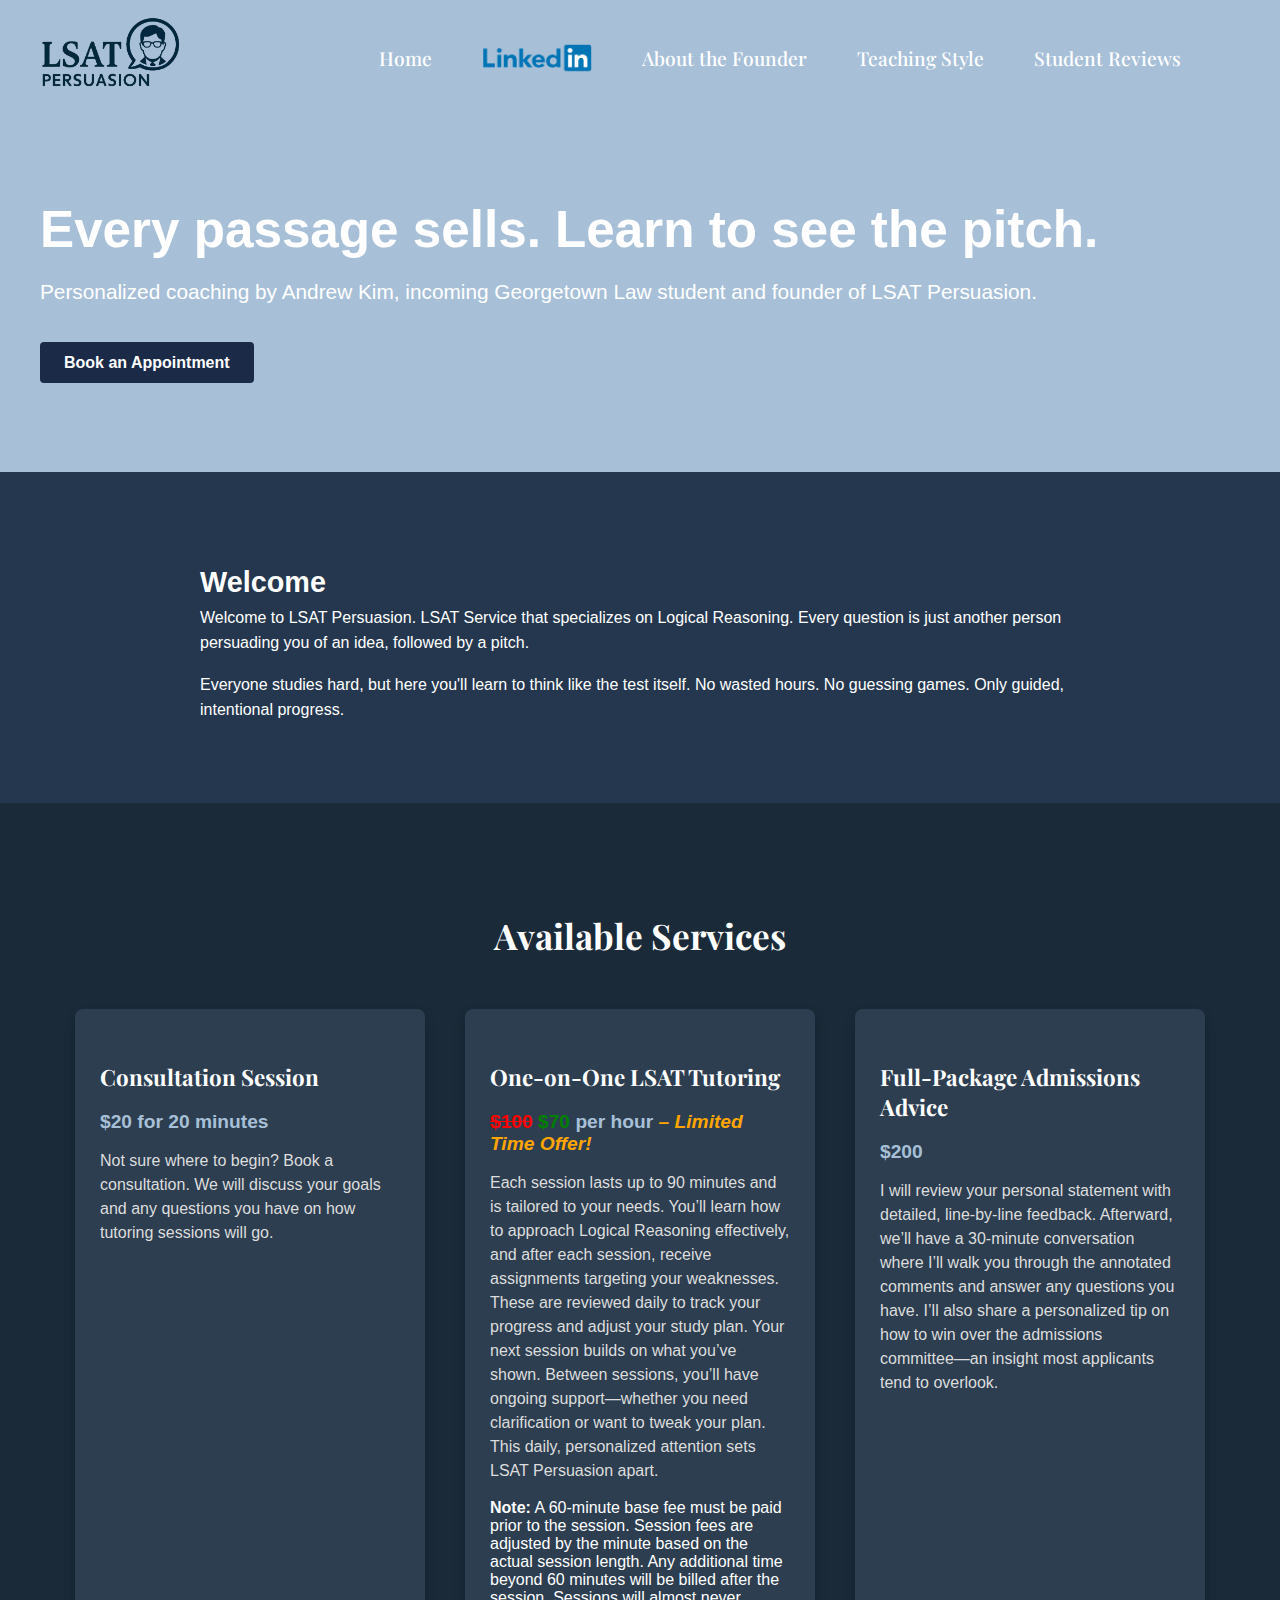
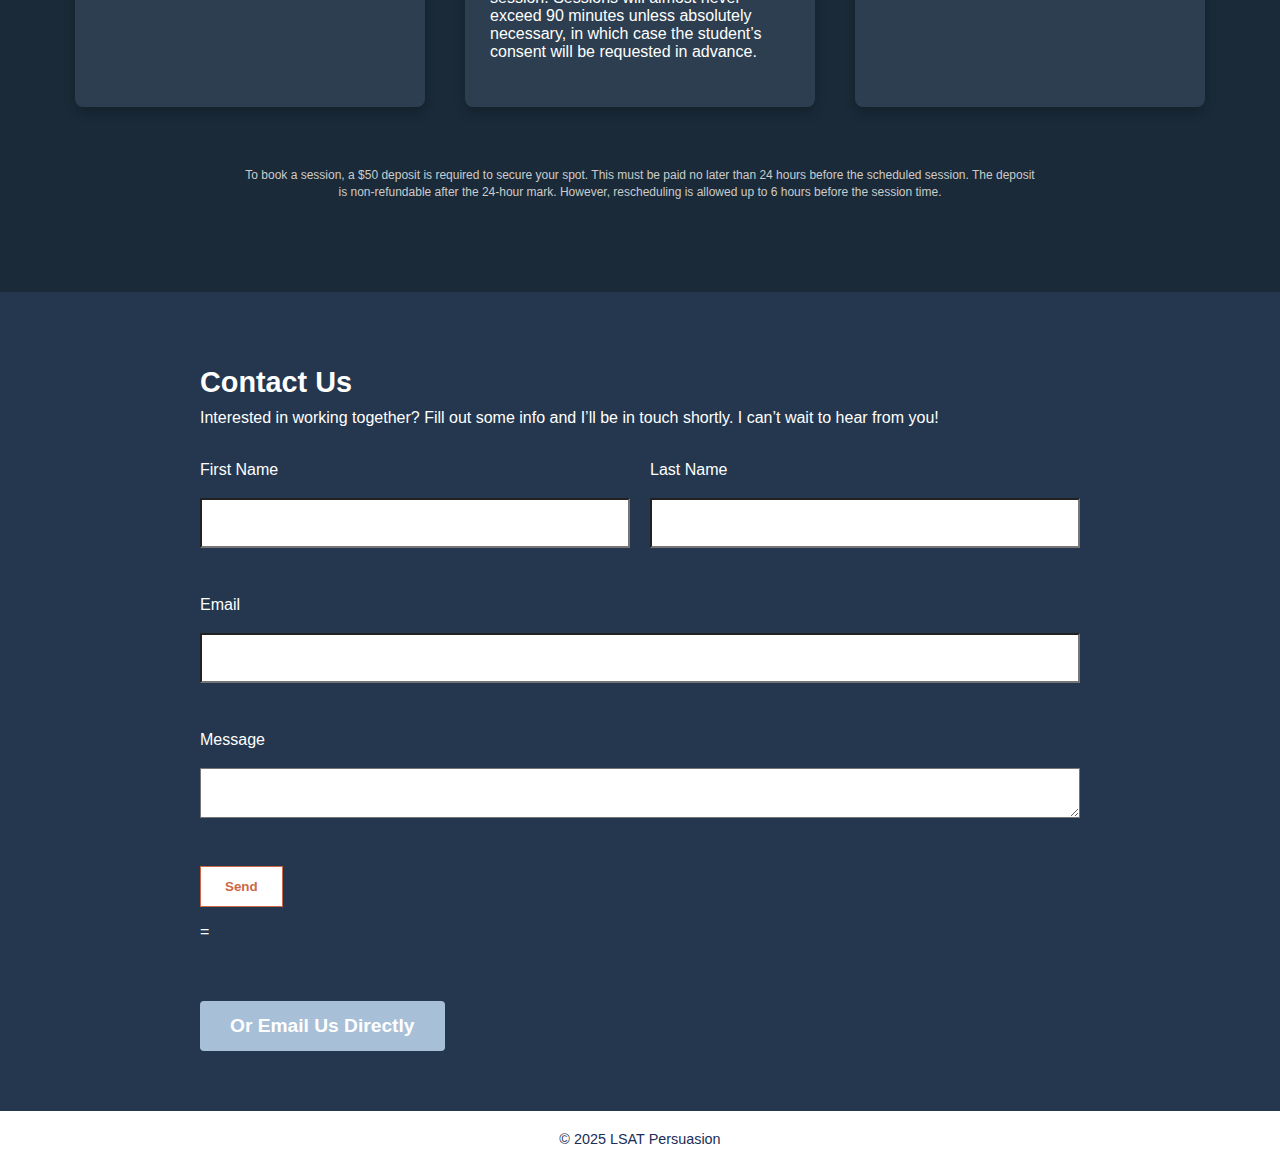
<file: index.html>
<link href="https://fonts.googleapis.com/css2?family=Playfair+Display&display=swap" rel="stylesheet">

<!DOCTYPE html>
<html lang="en">
<head>
  <meta charset="UTF-8" />
  <meta name="viewport" content="width=device-width, initial-scale=1.0"/>
  <title>LSAT Persuasion | Andrew Kim</title>
  <link rel="icon" type="image/png" href="favicon.png" />
  <link rel="stylesheet" href="style.css"/>
  <link href="https://fonts.googleapis.com/css2?family=Playfair+Display&display=swap" rel="stylesheet">
</head>


<body>
<header id="main-header">
  <div class="header-container">
    <div class="logo">
      <img src="logo.png" alt="LSAT Persuasion Logo">
    </div>
    <nav>
  <a href="index.html">Home</a>
    <a href="https://www.linkedin.com/company/lsat-persuasion/index/" target="_blank">
    <img src="linkedin-icon.png" alt="LinkedIn" class="linkedin-icon">
  </a>

  <a href="about.html">About the Founder</a>
  <a href="teaching.html">Teaching Style</a>
  <a href="stories.html">Student Reviews</a>
</nav>

  </div>
</header>



  <section class="hero">
    <h2>Every passage sells. Learn to see the pitch.</h2>
    <p>Personalized coaching by Andrew Kim, incoming Georgetown Law student and founder of LSAT Persuasion.</p>
<a href="#contact" class="button">Book an Appointment</a>
  </section>

  <section class="section">
    <h2>Welcome</h2>
    <p>Welcome to LSAT Persuasion. LSAT Service that specializes on Logical Reasoning. Every question is just another person persuading you of an idea, followed by a pitch.</p>
    <p>Everyone studies hard, but here you'll learn to think like the test itself. No wasted hours. No guessing games. Only guided, intentional progress.</p>
  </section>

  <section class="services-section">
  <h2>Available Services</h2>
  <div class="service-cards">
    
    <div class="service-card">
      <h3>Consultation Session</h3>
      <p class="price">$20 for 20 minutes</p>
      <p class="desc">Not sure where to begin? Book a consultation. We will discuss your goals and any questions you have on how tutoring sessions will go. </p>
    </div>

    <div class="service-card">
  <h3>One-on-One LSAT Tutoring</h3>
  <p class="price">
    <span style="text-decoration: line-through; color: red;">$100</span>
    <span style="font-weight: bold; color: green;">$70</span> per hour
    <span style="color: orange; font-style: italic;">– Limited Time Offer!</span>
  </p>
  <p class="desc">
    Each session lasts up to 90 minutes and is tailored to your needs. You’ll learn how to approach Logical Reasoning effectively, and after each session, receive assignments targeting your weaknesses. These are reviewed daily to track your progress and adjust your study plan. Your next session builds on what you’ve shown. Between sessions, you’ll have ongoing support—whether you need clarification or want to tweak your plan. This daily, personalized attention sets LSAT Persuasion apart.
  </p>
  <p><strong>Note:</strong> A 60-minute base fee must be paid prior to the session. Session fees are adjusted by the minute based on the actual session length. Any additional time beyond 60 minutes will be billed after the session. Sessions will almost never exceed 90 minutes unless absolutely necessary, in which case the student’s consent will be requested in advance.
  </p>
</div>

    <div class="service-card">
  <h3>Full-Package Admissions Advice</h3>
  <p class="price">$200</p>
  <p class="desc">
    I will review your personal statement with detailed, line-by-line feedback. Afterward, we’ll have a 30-minute conversation where I’ll walk you through the annotated comments and answer any questions you have. I’ll also share a personalized tip on how to win over the admissions committee—an insight most applicants tend to overlook.
  </p>
</div>

<p class="fine-print">
  To book a session, a $50 deposit is required to secure your spot. This must be paid no later than 24 hours before the scheduled session. The deposit is non-refundable after the 24-hour mark. However, rescheduling is allowed up to 6 hours before the session time.
</p>



  </div>
</section>



  <section class="section" id="contact">
    <h2>Contact Us</h2>
    <p>Interested in working together? Fill out some info and I’ll be in touch shortly. I can’t wait to hear from you!</p>

    <form action="https://formsubmit.co/U16akim@gmail.com" method="POST">
      <input type="hidden" name="_captcha" value="false">
      <input type="hidden" name="_next" value="thanks.html">
      <div style="display: flex; gap: 20px;">
        <div style="flex: 1;">
          <label for="fname">First Name</label><br>
          <input type="text" id="fname" name="First Name" required style="width: 100%; border-radius: 20px;"><br><br>
        </div>
        <div style="flex: 1;">
          <label for="lname">Last Name</label><br>
          <input type="text" id="lname" name="Last Name" required style="width: 100%; border-radius: 20px;"><br><br>
        </div>
      </div>

      <label for="email">Email</label><br>
      <input type="email" id="email" name="Email" required style="width: 100%; border-radius: 20px;"><br><br>

      <label for="message">Message</label><br>
      <textarea id="message" name="Message" rows="6" required style="width: 100%; border-radius: 20px;"></textarea><br><br>

      <button type="submit" class="button" style="background-color: #fff; color: #cc6847; border: 1px solid #cc6847;">Send</button>
    </form>
=
<div class="direct-email">
  <a href="mailto:U16akim@gmail.com" class="email-button">Or Email Us Directly</a>
    
  </a>
</div>

  </section>






  <footer>
    &copy; 2025 LSAT Persuasion
  </footer>

<script>
  window.addEventListener("scroll", function () {
    const header = document.getElementById("main-header");
    if (window.scrollY > 50) {
      header.classList.add("scrolled");
    } else {
      header.classList.remove("scrolled");
    }
  });
</script>


</body>
</html>
</file>
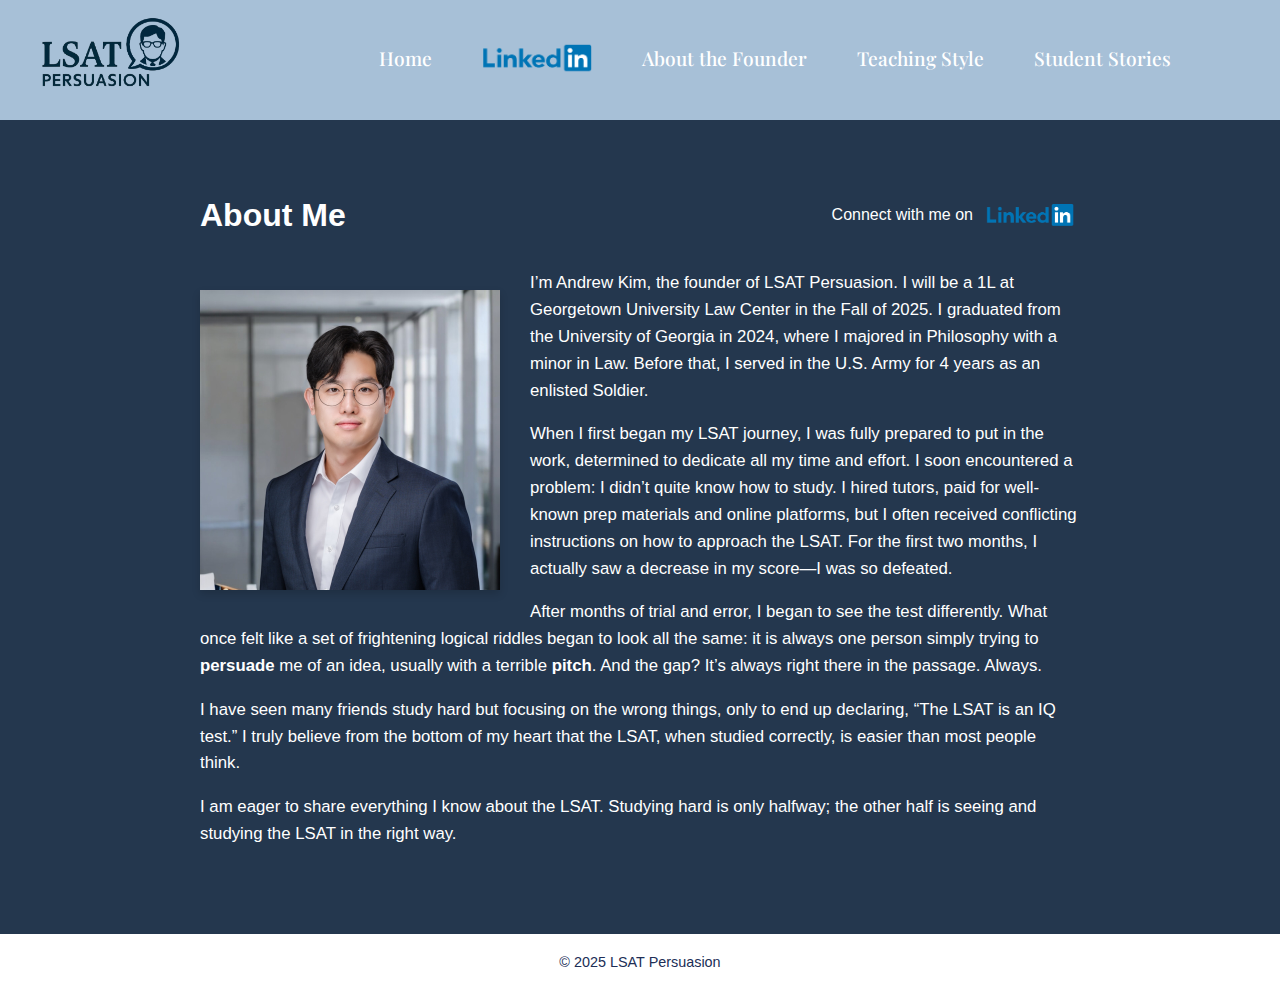
<file: about.html>
<link href="https://fonts.googleapis.com/css2?family=Playfair+Display&display=swap" rel="stylesheet">

<!DOCTYPE html>
<html lang="en">
<head>
  <meta charset="UTF-8" />
  <meta name="viewport" content="width=device-width, initial-scale=1.0"/>
  <link href="https://fonts.googleapis.com/css2?family=Playfair+Display&display=swap" rel="stylesheet">
  <link rel="stylesheet" href="style.css"/>
  <meta name="description" content="Personalized LSAT tutoring by Andrew Kim, Georgetown Law student and founder of LSAT Persuasion.">
<meta name="keywords" content="LSAT, LSAT tutoring, Georgetown Law, LSAT Persuasion, Andrew Kim">
<meta name="author" content="Andrew Kim">
<link rel="icon" type="image/png" href="favicon.png" />
<title>LSAT Persuasion | Andrew Kim</title>

</head>


<body>
<header id="main-header">
  <div class="header-container">
    <div class="logo">
      <img src="logo.png" alt="LSAT Persuasion Logo">
    </div>
    <nav>
  <a href="index.html">Home</a>
    <a href="https://www.linkedin.com/company/lsat-persuasion/index/" target="_blank">
    <img src="linkedin-icon.png" alt="LinkedIn" class="linkedin-icon">
  </a>

  <a href="about.html">About the Founder</a>
  <a href="teaching.html">Teaching Style</a>
  <a href="stories.html">Student Stories</a>
</nav>

  </div>
</header>


<section class="section about-wrap">
<div class="about-heading-row">
  <h2>About Me</h2>
  <a href="https://www.linkedin.com/in/andrew-kim-b65227199/" class="linkedin-connect" target="_blank">
    Connect with me on
    <img src="linkedin-icon.png" alt="LinkedIn" class="linkedin-icon">
  </a>
</div>

  <img src="andrew.JPEG" alt="Andrew Kim - LSAT Tutor" class="wrap-img">

  <p>I’m Andrew Kim, the founder of LSAT Persuasion. I will be a 1L at Georgetown University Law Center in the Fall of 2025. I graduated from the University of Georgia in 2024, where I majored in Philosophy with a minor in Law. Before that, I served in the U.S. Army for 4 years as an enlisted Soldier.</p>
  <p> When I first began my LSAT journey, I was fully prepared to put in the work, determined to dedicate all my time and effort. I soon encountered a problem: I didn’t quite know how to study. I hired tutors, paid for well-known prep materials and online platforms, but I often received conflicting instructions on how to approach the LSAT. For the first two months, I actually saw a decrease in my score—I was so defeated.</p>

  <p>After months of trial and error, I began to see the test differently. What once felt like a set of frightening logical riddles began to look all the same: it is always one person simply trying to <strong>persuade</strong> me of an idea, usually with a terrible <strong>pitch</strong>. And the gap? It’s always right there in the passage. Always. </p>

  <p>I have seen many friends study hard but focusing on the wrong things, only to end up declaring, “The LSAT is an IQ test.” I truly believe from the bottom of my heart that the LSAT, when studied correctly, is easier than most people think. </p>

  <p>I am eager to share everything I know about the LSAT. Studying hard is only halfway; the other half is seeing and studying the LSAT in the right way.
</section>



  <footer>
    &copy; 2025 LSAT Persuasion
  </footer>


<script>
  window.addEventListener("scroll", function () {
    const header = document.getElementById("main-header");
    if (window.scrollY > 50) {
      header.classList.add("scrolled");
    } else {
      header.classList.remove("scrolled");
    }
  });
</script>


</body>
</html>
</file>
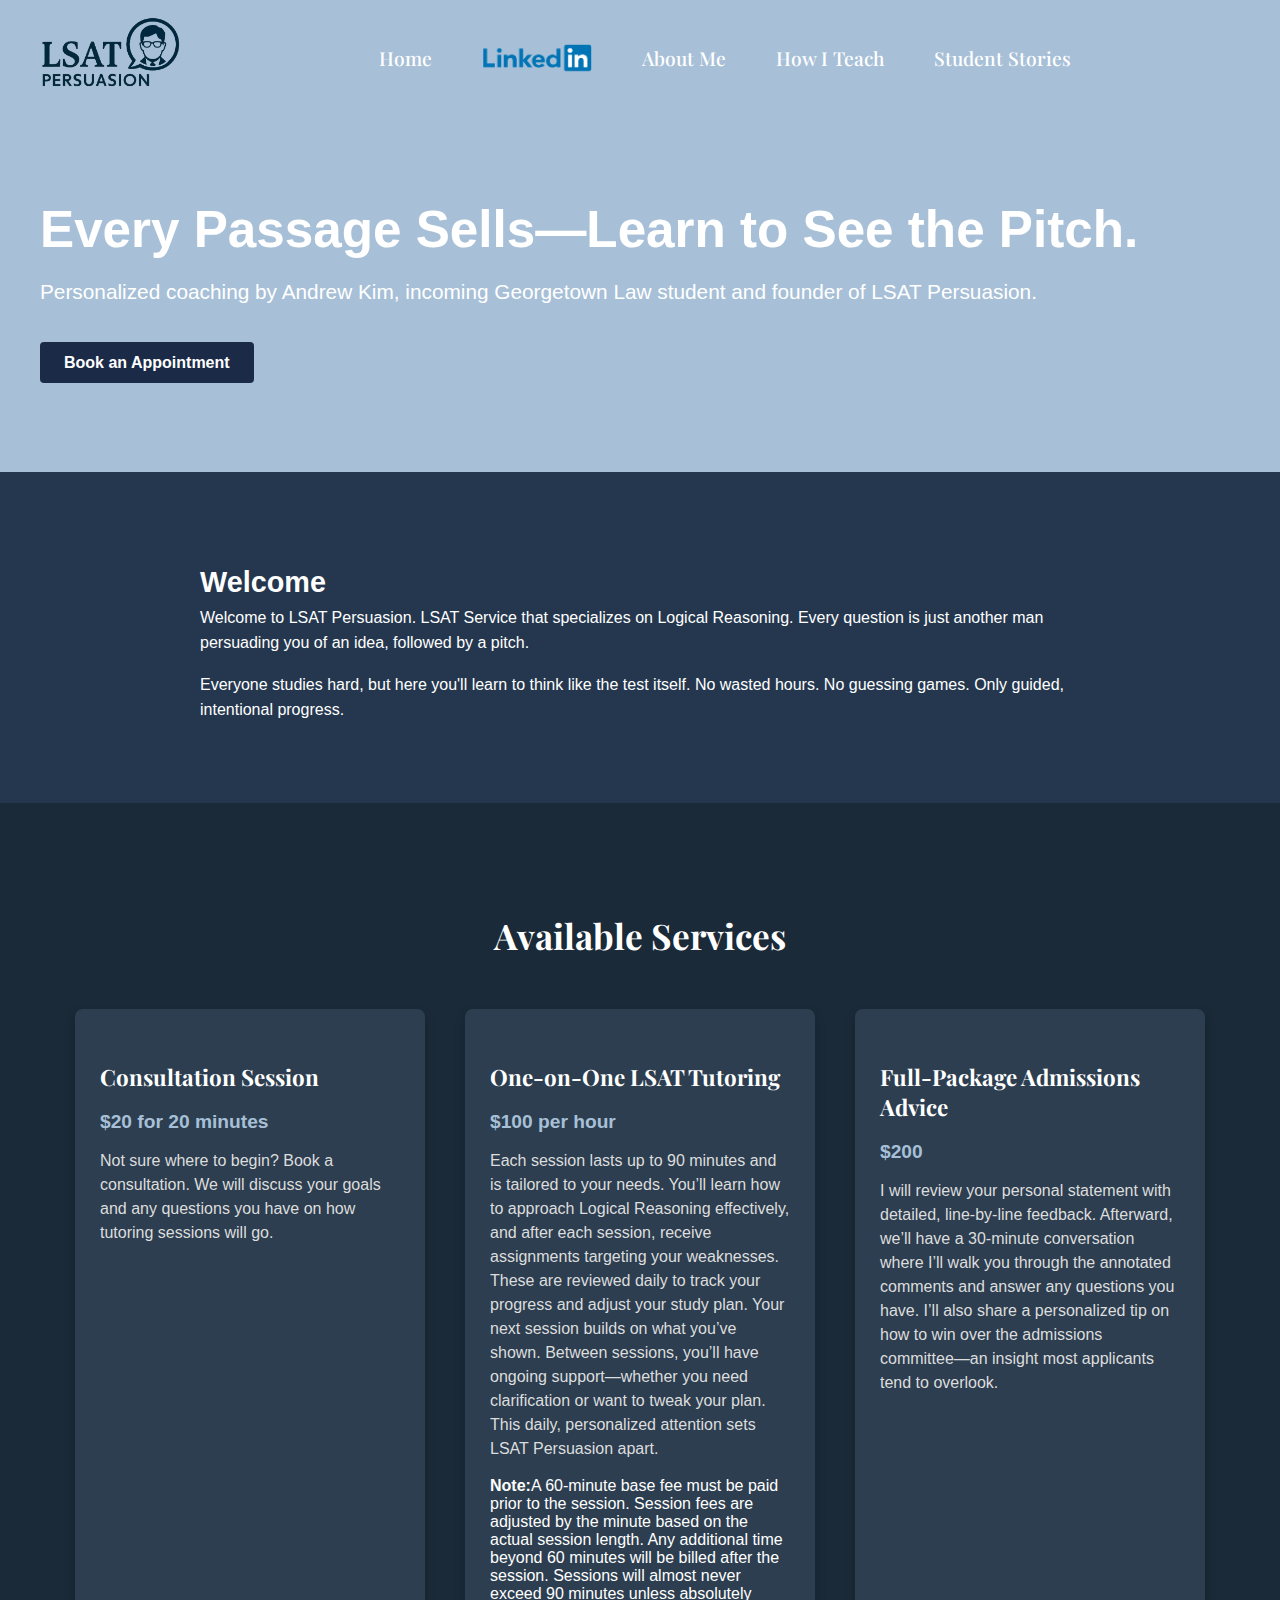
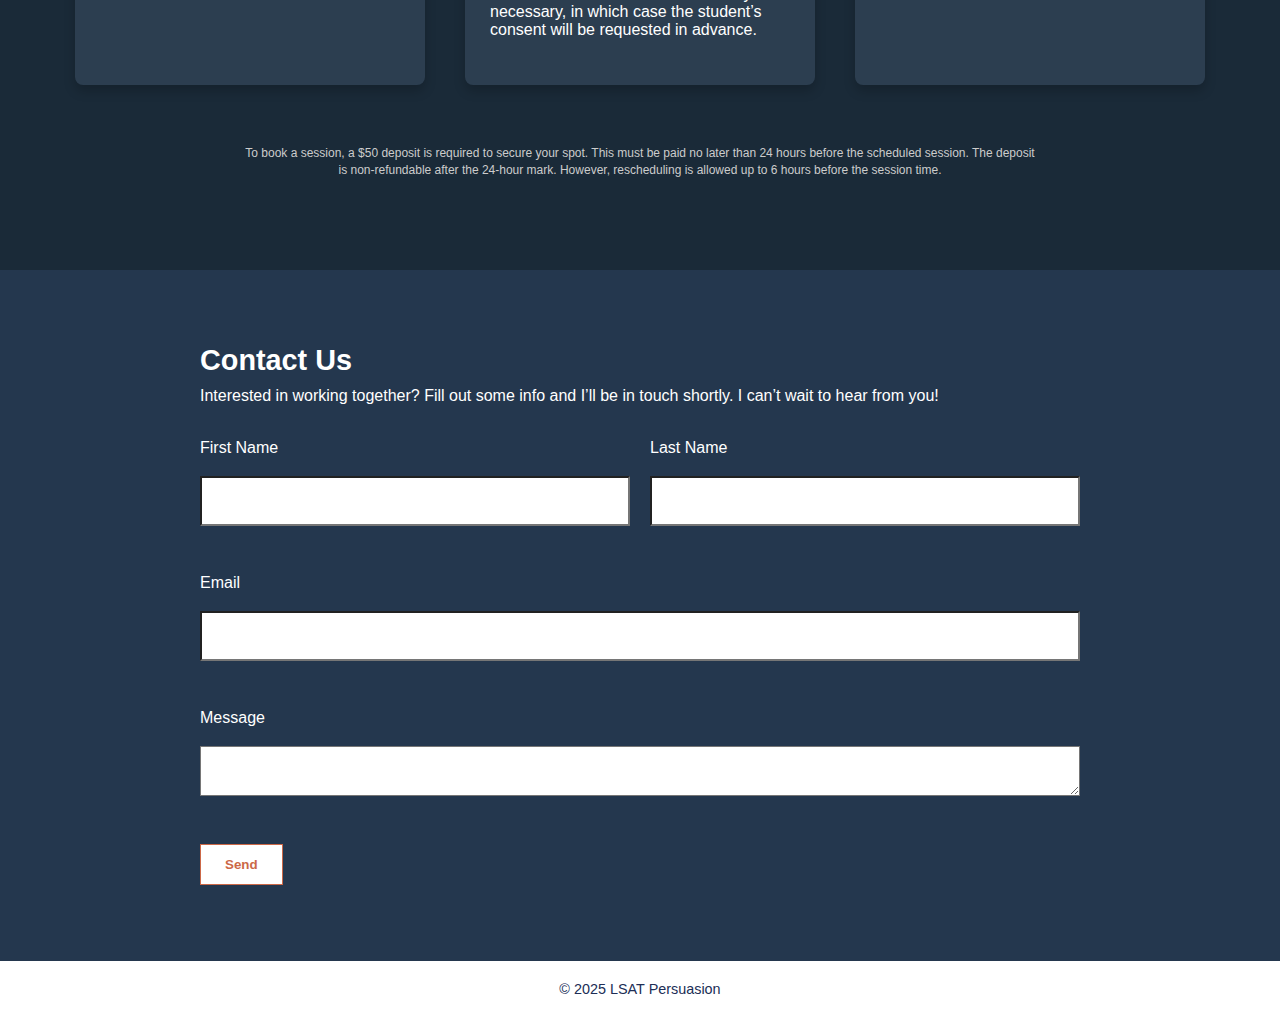
<file: home.html>
<link href="https://fonts.googleapis.com/css2?family=Playfair+Display&display=swap" rel="stylesheet">

<!DOCTYPE html>
<html lang="en">
<head>
  <meta charset="UTF-8" />
  <meta name="viewport" content="width=device-width, initial-scale=1.0"/>
  <title>LSAT Persuasion | Andrew Kim</title>
  <link rel="icon" type="image/png" href="favicon.png" />
  <link rel="stylesheet" href="style.css"/>
  <link href="https://fonts.googleapis.com/css2?family=Playfair+Display&display=swap" rel="stylesheet">
</head>


<body>
<header id="main-header">
  <div class="header-container">
    <div class="logo">
      <img src="logo.png" alt="LSAT Persuasion Logo">
    </div>
    <nav>
  <a href="home.html">Home</a>
    <a href="https://www.linkedin.com/company/lsat-persuasion/index/" target="_blank">
    <img src="linkedin-icon.png" alt="LinkedIn" class="linkedin-icon">
  </a>

  <a href="index.html">About Me</a>
  <a href="teaching.html">How I Teach</a>
  <a href="stories.html">Student Stories</a>
</nav>

  </div>
</header>



  <section class="hero">
    <h2>Every Passage Sells—Learn to See the Pitch.</h2>
    <p>Personalized coaching by Andrew Kim, incoming Georgetown Law student and founder of LSAT Persuasion.</p>
<a href="#contact" class="button">Book an Appointment</a>
  </section>

  <section class="section">
    <h2>Welcome</h2>
    <p>Welcome to LSAT Persuasion. LSAT Service that specializes on Logical Reasoning. Every question is just another man persuading you of an idea, followed by a pitch.</p>
    <p>Everyone studies hard, but here you'll learn to think like the test itself. No wasted hours. No guessing games. Only guided, intentional progress.</p>
  </section>

  <section class="services-section">
  <h2>Available Services</h2>
  <div class="service-cards">
    
    <div class="service-card">
      <h3>Consultation Session</h3>
      <p class="price">$20 for 20 minutes</p>
      <p class="desc">Not sure where to begin? Book a consultation. We will discuss your goals and any questions you have on how tutoring sessions will go. </p>
    </div>

    <div class="service-card">
      <h3>One-on-One LSAT Tutoring</h3>
      <p class="price">$100 per hour</p>
      <p class="desc">Each session lasts up to 90 minutes and is tailored to your needs. You’ll learn how to approach Logical Reasoning effectively, and after each session, receive assignments targeting your weaknesses. These are reviewed daily to track your progress and adjust your study plan. Your next session builds on what you’ve shown. Between sessions, you’ll have ongoing support—whether you need clarification or want to tweak your plan. This daily, personalized attention sets LSAT Persuasion apart.</p>
      <p><strong>Note:</strong>A 60-minute base fee must be paid prior to the session. Session fees are adjusted by the minute based on the actual session length. Any additional time beyond 60 minutes will be billed after the session. Sessions will almost never exceed 90 minutes unless absolutely necessary, in which case the student’s consent will be requested in advance.
</p>
    </div>

    <div class="service-card">
  <h3>Full-Package Admissions Advice</h3>
  <p class="price">$200</p>
  <p class="desc">
    I will review your personal statement with detailed, line-by-line feedback. Afterward, we’ll have a 30-minute conversation where I’ll walk you through the annotated comments and answer any questions you have. I’ll also share a personalized tip on how to win over the admissions committee—an insight most applicants tend to overlook.
  </p>
</div>

<p class="fine-print">
  To book a session, a $50 deposit is required to secure your spot. This must be paid no later than 24 hours before the scheduled session. The deposit is non-refundable after the 24-hour mark. However, rescheduling is allowed up to 6 hours before the session time.
</p>



  </div>
</section>



  <section class="section" id="contact">
    <h2>Contact Us</h2>
    <p>Interested in working together? Fill out some info and I’ll be in touch shortly. I can’t wait to hear from you!</p>

    <form action="https://formsubmit.co/U16akim@gmail.com" method="POST">
      <input type="hidden" name="_captcha" value="false">
      <input type="hidden" name="_next" value="thanks.html">
      <div style="display: flex; gap: 20px;">
        <div style="flex: 1;">
          <label for="fname">First Name</label><br>
          <input type="text" id="fname" name="First Name" required style="width: 100%; border-radius: 20px;"><br><br>
        </div>
        <div style="flex: 1;">
          <label for="lname">Last Name</label><br>
          <input type="text" id="lname" name="Last Name" required style="width: 100%; border-radius: 20px;"><br><br>
        </div>
      </div>

      <label for="email">Email</label><br>
      <input type="email" id="email" name="Email" required style="width: 100%; border-radius: 20px;"><br><br>

      <label for="message">Message</label><br>
      <textarea id="message" name="Message" rows="6" required style="width: 100%; border-radius: 20px;"></textarea><br><br>

      <button type="submit" class="button" style="background-color: #fff; color: #cc6847; border: 1px solid #cc6847;">Send</button>
    </form>
  </section>



  <footer>
    &copy; 2025 LSAT Persuasion
  </footer>

<script>
  window.addEventListener("scroll", function () {
    const header = document.getElementById("main-header");
    if (window.scrollY > 50) {
      header.classList.add("scrolled");
    } else {
      header.classList.remove("scrolled");
    }
  });
</script>


</body>
</html>
</file>
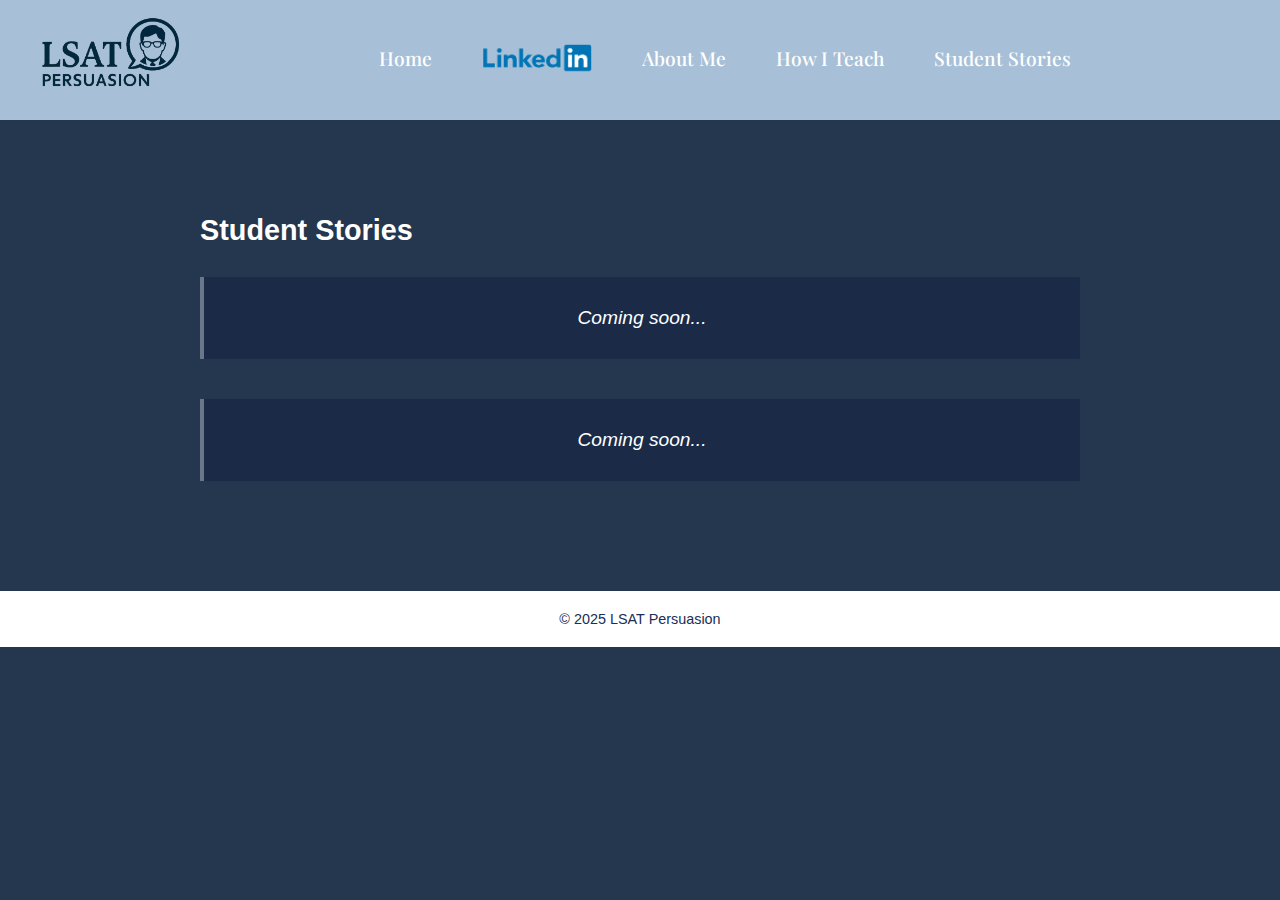
<file: stories.html>
<link href="https://fonts.googleapis.com/css2?family=Playfair+Display&display=swap" rel="stylesheet">

<!DOCTYPE html>
<html lang="en">
<head>
  <meta charset="UTF-8" />
  <meta name="viewport" content="width=device-width, initial-scale=1.0"/>
  <title>Page Title Here</title>
  <link href="https://fonts.googleapis.com/css2?family=Playfair+Display&display=swap" rel="stylesheet">
  <link rel="stylesheet" href="style.css"/>
  <link rel="icon" type="image/png" href="favicon.png" />
<title>LSAT Persuasion | Andrew Kim</title>
</head>


<body>
<header id="main-header">
  <div class="header-container">
    <div class="logo">
      <img src="logo.png" alt="LSAT Persuasion Logo">
    </div>
    <nav>
  <a href="index.html">Home</a>
    <a href="https://www.linkedin.com/company/lsat-persuasion/index/" target="_blank">
    <img src="linkedin-icon.png" alt="LinkedIn" class="linkedin-icon">
  </a>

  <a href="about.html">About Me</a>
  <a href="teaching.html">How I Teach</a>
  <a href="stories.html">Student Stories</a>
</nav>

  </div>
</header>

  <section class="section">
    <h2>Student Stories</h2>

    <div class="quote">
      Coming soon...
    </div>

    <div class="quote">
      Coming soon...
    </div>

  </section>

  <footer>
    &copy; 2025 LSAT Persuasion
  </footer>

<script>
  window.addEventListener("scroll", function () {
    const header = document.getElementById("main-header");
    if (window.scrollY > 50) {
      header.classList.add("scrolled");
    } else {
      header.classList.remove("scrolled");
    }
  });
</script>

</body>
</html>
</file>
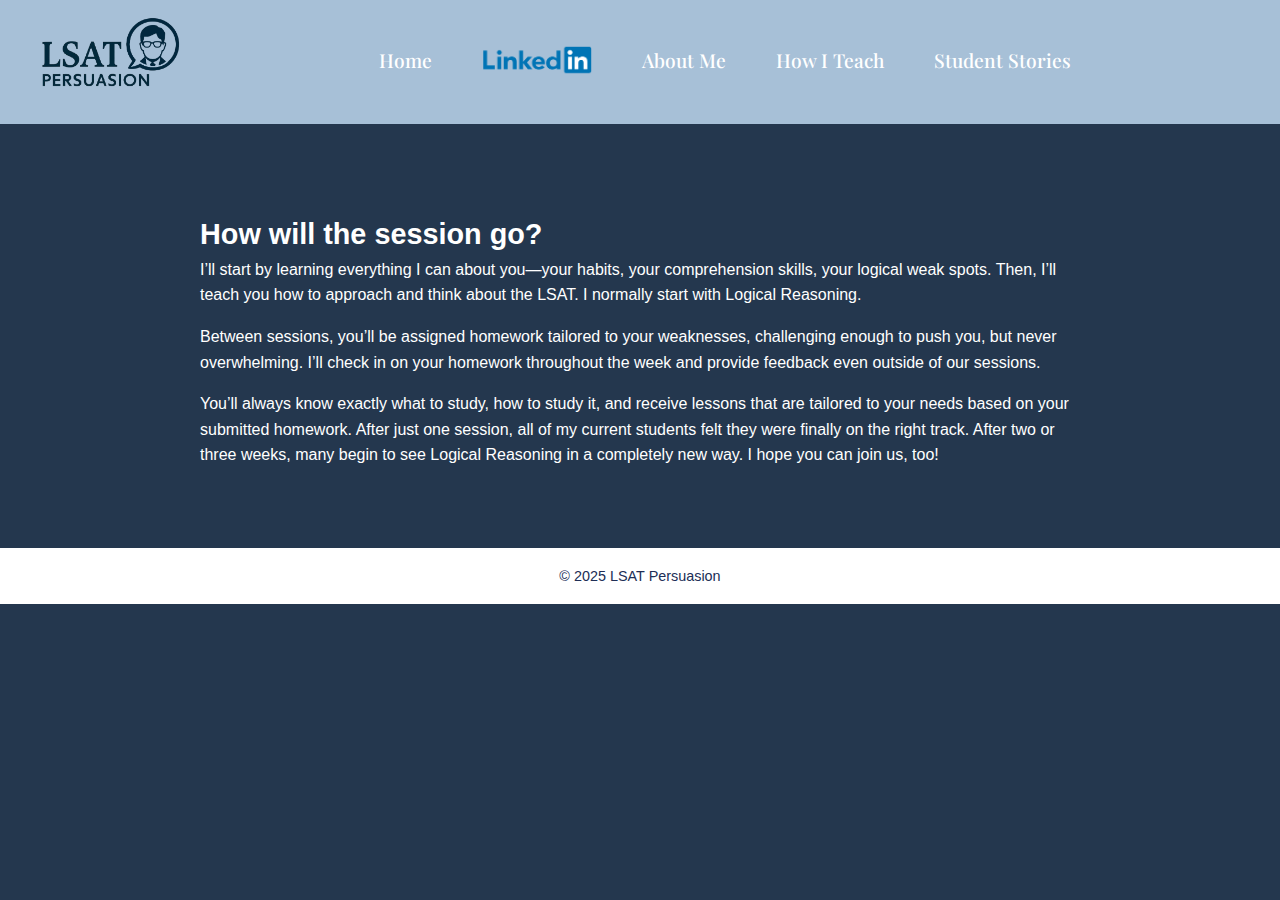
<file: teaching.html>
<!DOCTYPE html>
<html lang="en">
<head>
  <meta charset="UTF-8" />
  <meta name="viewport" content="width=device-width, initial-scale=1.0"/>
  <title>How I Teach | LSAT Persuasion</title>
  <link rel="stylesheet" href="style.css"/>
  <link href="https://fonts.googleapis.com/css2?family=Playfair+Display&display=swap" rel="stylesheet">
  <link rel="icon" type="image/png" href="favicon.png" />
<title>LSAT Persuasion | Andrew Kim</title>
</head>

<body>
<header id="main-header">
  <div class="header-container">
    <div class="logo">
      <img src="logo.png" alt="LSAT Persuasion Logo">
    </div>
    <nav>
      <a href="index.html">Home</a>
      <a href="https://www.linkedin.com/company/lsat-persuasion/about/" target="_blank">
        <img src="linkedin-icon.png" alt="LinkedIn" class="linkedin-icon">
      </a>
      <a href="about.html">About Me</a>
      <a href="teaching.html">How I Teach</a>
      <a href="stories.html">Student Stories</a>
      
    </nav>
  </div>
</header>

<section class="section">
  <h2>How will the session go?</h2>
<p>I’ll start by learning everything I can about you—your habits, your comprehension skills, your logical weak spots. Then, I’ll teach you how to approach and think about the LSAT. I normally start with Logical Reasoning. 
</p>

<p>Between sessions, you’ll be assigned homework tailored to your weaknesses, challenging enough to push you, but never overwhelming. I’ll check in on your homework throughout the week and provide feedback even outside of our sessions.
</p>

<p>You’ll always know exactly what to study, how to study it, and receive lessons that are tailored to your needs based on your submitted homework. After just one session, all of my current students felt they were finally on the right track. After two or three weeks, many begin to see Logical Reasoning in a completely new way. I hope you can join us, too! 
</p>
</section>

<footer>
  &copy; 2025 LSAT Persuasion
</footer>

<script>
  window.addEventListener("scroll", function () {
    const header = document.getElementById("main-header");
    if (window.scrollY > 50) {
      header.classList.add("scrolled");
    } else {
      header.classList.remove("scrolled");
    }
  });
</script>

</body>
</html>
</file>
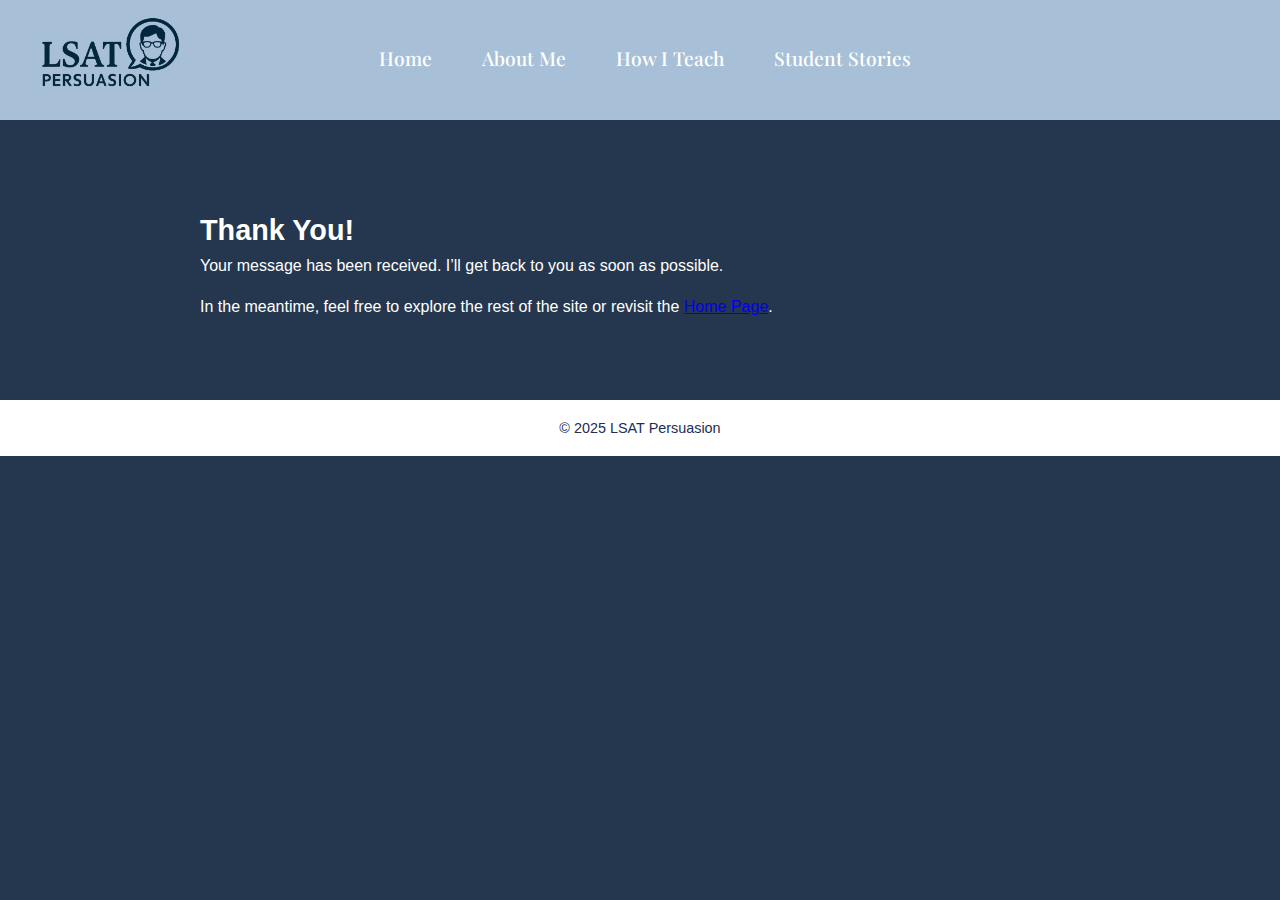
<file: thanks.html>
<link href="https://fonts.googleapis.com/css2?family=Playfair+Display&display=swap" rel="stylesheet">

<!DOCTYPE html>
<html lang="en">
<head>
  <meta charset="UTF-8" />
  <meta name="viewport" content="width=device-width, initial-scale=1.0"/>
  <title>Page Title Here</title>
  <link href="https://fonts.googleapis.com/css2?family=Playfair+Display&display=swap" rel="stylesheet">
  <link rel="stylesheet" href="style.css"/>
</head>


<body>
<header id="main-header">
  <div class="header-container">
    <div class="logo">
      <img src="logo.png" alt="LSAT Persuasion Logo">
    </div>
    <nav>
      <a href="index.html">Home</a>
      <a href="about.html">About Me</a>
      <a href="teaching.html">How I Teach</a>
      <a href="stories.html">Student Stories</a>
    </nav>
  </div>
</header>

  <section class="section">
    <h2>Thank You!</h2>
    <p>Your message has been received. I’ll get back to you as soon as possible.</p>
    <p>In the meantime, feel free to explore the rest of the site or revisit the <a href="index.html">Home Page</a>.</p>
  </section>

  <footer>
    &copy; 2025 LSAT Persuasion
  </footer>

<script>
  window.addEventListener("scroll", function () {
    const header = document.getElementById("main-header");
    if (window.scrollY > 50) {
      header.classList.add("scrolled");
    } else {
      header.classList.remove("scrolled");
    }
  });
</script>


</body>
</html>
</file>
<file: style.css>
body {
  font-family: 'Segoe UI', sans-serif;
  margin: 0;
  padding: 0;
  background-color: #24374e;
  color: #ffffff;
}


/* Logo + Header Layout */
header {
  background-color: #a7c0d7;
  color: rgb(30, 52, 82);
  padding: 0px 30px;
}

.header-container {
  display: flex;
  align-items: center;
  gap: 190px; /* space between logo and nav */
}


.logo img {
  height: 120px;
  margin-left: 0px; /*  moves the logo farther left */
}

header h1 {
  margin: 0;
  font-size: 2.5rem; /*  removed the invalid space between number and unit */
  font-family: 'Playfair Display', serif;
  font-weight: 900;
  letter-spacing: 0.5px;
}

/* Nav links */
nav {
  display: flex;
  align-items: center;
  gap: 50px;
  margin-top: -5px; /*  raises nav links slightly */
}

nav a {
  color: rgb(255, 255, 255);
  text-decoration: none;
  font-size: 1.2rem;
  font-weight: 500;
  font-family: 'Playfair Display', serif;
}


.hero {
  background: #a7c0d7;
  padding: 100px 40px;
  text-align: left;
}
.hero h2 {
  font-size: 3.2rem;
  margin-bottom: 20px;
  margin-top: -20px;
}
.hero p {
  font-size: 1.3rem;
  margin-bottom: 50px;
}
.button {
  background-color: #1a2a47;
  color: rgb(255, 255, 255);
  padding: 12px 24px;
  border: none;
  text-decoration: none;
  font-weight: bold;
  border-radius: 4px;
}
.section {
  padding: 70px 50px;
  max-width: 880px;
  margin: auto;
}

#contact {
  padding-top: 10px; /* tighter spacing */
  margin-top: 40px; /* pull it upward */
  padding-bottom: 60px; 
}

#contact form {
  margin-top: 30px; /* ⬅ pushes the form down */
}

form label {
  display: block;
  margin-bottom: 1px;  /* space between label and input */
  font-size: 1rem;      /* optional: adjust text size */
}

form input,
form textarea {
  margin-bottom: 30px;
  height: 50px; /* ⬅️ Add this to make boxes taller */
  padding: 10px; /* Optional: more inner spacing */
  font-size: 1rem; /* Optional: make text size match the height */
}




.section h2 {
  font-size: 1.8rem;
  margin-bottom: -10px;
}
.section p {
  line-height: 1.6;
  margin-bottom: 10px;
}
.quote {
  background: #1a2a47;              /* <-- light background */
  font-style: italic;
  text-align: center;
  padding: 30px;
  margin: 40px auto;
  font-size: 1.2rem;
  border-left: 4px solid #6a7689;   /* <-- dark border */
}
footer {
  background-color: #ffffff;
  color: rgb(32, 46, 86);
  text-align: center;
  padding: 20px;
  font-size: 0.9rem;
}

/* Make header sticky */
#main-header {
  position: sticky;
  top: 0;
  z-index: 999;
  transition: background-color 0.3s ease, color 0.3s ease;
}

/* Default colors */
#main-header.scrolled {
  background-color: white;
}

#main-header.scrolled nav a {
  color: #1a2a47; /* dark blue */
}

#main-header.scrolled {
  background-color: white;
  box-shadow: 0 2px 5px rgba(0,0,0,0.1);
}

/* Remove rounded edges on form elements */
input,
textarea,
button {
  border-radius: 0 !important;
}

.about-container {
  display: flex;
  gap: 40px;
  align-items: flex-start;
  justify-content: center;
  flex-wrap: wrap;
}

.about-image img {
  width: 300px;
  height: auto;
  border-radius: 0; /* removes rounded edges */
  box-shadow: 0 4px 10px rgba(0, 0, 0, 0.1);
}

.about-text {
  max-width: 500px;
}

.about-text h2 {
  font-size: 2rem;
  margin-bottom: 20px;
}

.about-text p {
  line-height: 1.6;
  font-size: 1.05rem;
  margin-bottom: 15px;
}

@media (max-width: 768px) {
  .about-container {
    flex-direction: column;
    align-items: center;
    text-align: left;
  }

  .about-text {
    max-width: 100%;
  }
}

.about-wrap {
  max-width: 880px;
  margin: auto;
  padding: 70px 50px;
}

.wrap-img {
  float: left;
  width: 300px;
  height: auto;
  margin: 20 30px 20px 0;
  border-radius: 0;
  box-shadow: 0 4px 8px rgba(0, 0, 0, 0.15);
}

.about-wrap h2 {
  font-size: 2rem;
  margin-bottom: 20px;
  clear: both;
}

.about-wrap p {
  line-height: 1.6;
  margin-bottom: 16px;
  font-size: 1.05rem;
}

/* Make image stack above text on mobile */
@media (max-width: 768px) {
  .wrap-img {
    float: none;
    display: block;
    margin:  auto 20px auto;
    width: 100%;
    max-width: 350px;
  }
}

.services-section {
  padding: 80px 40px;
  background-color: #1a2a38;
  text-align: center;
  color: #ffffff;
}

.services-section h2 {
  font-size: 2.2rem;
  margin-bottom: 50px;
  font-family: 'Playfair Display', serif;
}

.service-cards {
  display: flex;
  justify-content: center;
  gap: 40px;
  flex-wrap: wrap;
}

.service-card {
  background-color: #2c3e50;
  padding: 30px 25px;
  border-radius: 8px;
  width: 300px;
  box-shadow: 0 6px 12px rgba(0, 0, 0, 0.2);
  text-align: left;
}

.service-card h3 {
  font-size: 1.4rem;
  margin-bottom: 10px;
  font-family: 'Playfair Display', serif;
  color: #ffffff;
}

.service-card .price {
  font-weight: bold;
  font-size: 1.2rem;
  color: #a7c0d7;
  margin-bottom: 10px;
}

.service-card .desc {
  font-size: 1rem;
  line-height: 1.5;
  color: #dddddd;
}

.desc {
  font-size: 0.9rem;
  line-height: 1.4;
}

.fine-print {
  font-size: 0.75rem;
  color: #ccc;
  margin-top: 20px;
  line-height: 1.4;
  max-width: 800px;
}



/* Responsive layout */
@media (max-width: 768px) {
  .service-cards {
    flex-direction: column;
    align-items: center;
  }
}

.linkedin-icon {
  height: 60px;
  width: 110px;
  vertical-align: middle;
  transition: opacity 0.3s ease;
}

nav a:hover .linkedin-icon {
  opacity: 0.7;
}

.about-heading-row {
  display: flex;
  justify-content: space-between;
  align-items: center;
  margin-bottom: 30px;
  flex-wrap: wrap;
}

.about-heading-row h2 {
  font-size: 2rem;
  margin: 0;
}

.linkedin-connect {
  display: flex;
  align-items: center;
  font-size: 1rem;
  color: #ffffff;
  text-decoration: none;
  gap: 2px;
  font-weight: 500;
}

.linkedin-connect img {
  width: 100px;
  height: 50px;
  display: inline-block;
  object-fit: contain;
  margin-left: 5px;
  vertical-align: middle;
}

.linkedin-connect:hover img {
  opacity: 0.75;
}

/* ======= MOBILE RESPONSIVENESS ======= */
@media (max-width: 768px) {
  /* Stack logo and nav vertically */
  .header-container {
    flex-direction: column;
    align-items: center;
    gap: 10px;
  }

  .logo img {
    height: 80px;
  }

  nav {
    flex-wrap: wrap;
    justify-content: center;
    gap: 20px;
  }

  nav a {
    font-size: 1rem;
  }

  /* Stack about section */
  .about-container {
    flex-direction: column;
    align-items: center;
    text-align: center;
  }

  .about-text {
    max-width: 100%;
  }

  /* Float image stacks above text */
  .wrap-img {
    float: none;
    display: block;
    margin: 0 auto 20px auto;
    width: 100%;
    max-width: 350px;
  }

  /* Stack services vertically */
  .service-cards {
    display: flex;
    flex-direction: column;
    gap: 20px;
    align-items: center;
  }

  .service-card {
    width: 90%;
  }

  /* Make form fields full width */
  form {
    width: 100%;
  }

  #contact form div {
    flex-direction: column;
  }

  #contact input,
  #contact textarea {
    width: 100% !important;
  }

  .button {
    width: 100%;
    padding: 14px;
    font-size: 1rem;
  }

  /* Adjust headings for small screens */
  h1, h2, h3 {
    font-size: 1.5rem;
  }

  p {
    font-size: 1rem;
  }
}

.direct-email {
  text-align: left; /* aligns button to the left */
  margin-top: 30px; /* adds space between form and email link */
}

.email-button {
  display: inline-block;
  background-color: #a7c0d7;
  color: white !important;         /* FORCE white text */
  padding: 14px 30px;
  font-size: 1.2rem;
  font-weight: bold;
  border-radius: 4px;
  text-decoration: none;
  margin-top: 30px;
  transition: background-color 0.3s;
}





.email-button:hover {
  background-color: #324d75;
}

.thin-text {
  font-weight: 600; /* lighter text */
}
</file>
